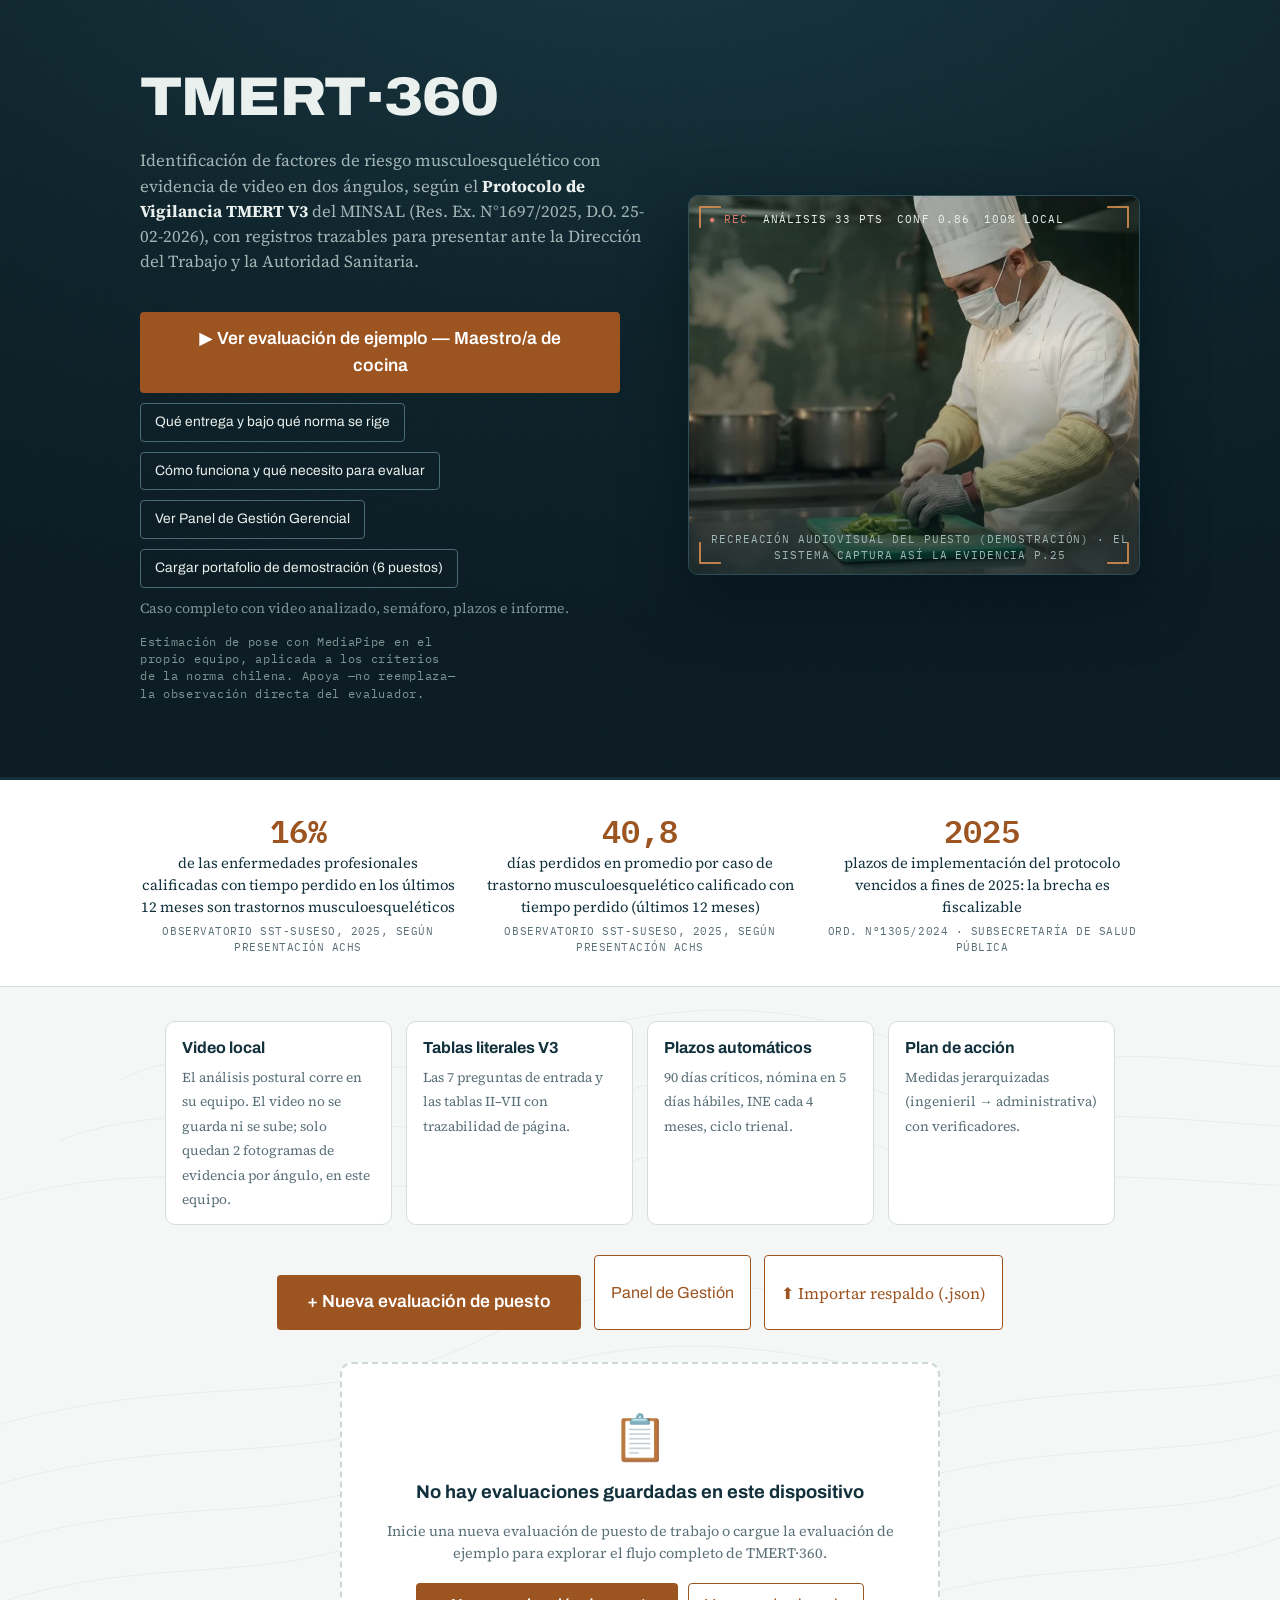
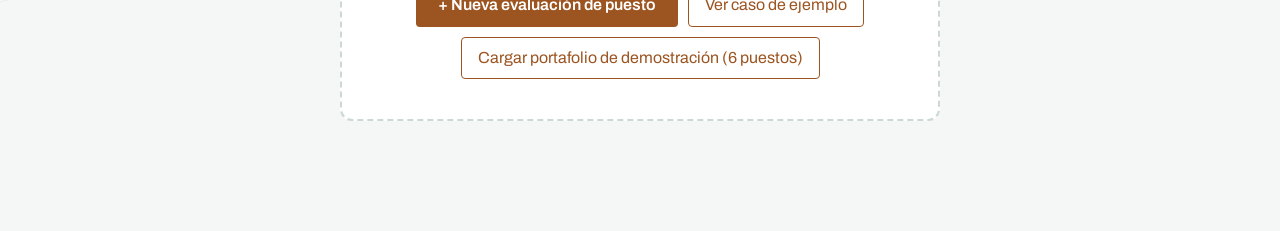
<file: index.html>
<!doctype html>
<html lang="es-CL">
  <head>
    <meta charset="UTF-8" />
    <link rel="icon" type="image/svg+xml" href="./favicon.svg" />
    <meta name="viewport" content="width=device-width, initial-scale=1.0, maximum-scale=5.0" />
    <meta name="theme-color" content="#12313C" />
    <meta name="apple-mobile-web-app-capable" content="yes" />
    <meta name="apple-mobile-web-app-status-bar-style" content="black-translucent" />
    <meta name="apple-mobile-web-app-title" content="TMERT·360" />
    <link rel="apple-touch-icon" href="./pwa-192x192.png" />
    <meta name="description" content="Identificación de factores de riesgo TMERT con evidencia de video en dos ángulos, según el Protocolo de Vigilancia V3 del MINSAL (Res. Ex. 1697/2025). El análisis corre localmente: ningún video sale del equipo." />
    <meta property="og:title" content="TMERT·360 — Protocolo MINSAL V3" />
    <meta property="og:description" content="Identificación de riesgo musculoesquelético con análisis de video 100% local, según la Res. Ex. 1697/2025. Expediente fiscalizable, plazos automáticos y panel de gestión." />
    <meta property="og:image" content="https://elcodigodelsop.github.io/tmert360-demo/og-image.jpg" />
    <meta property="og:image:width" content="1200" />
    <meta property="og:image:height" content="630" />
    <meta property="og:image:alt" content="TMERT·360: identificación de riesgo musculoesquelético según el Protocolo MINSAL V3" />
    <meta property="og:type" content="website" />
    <meta property="og:locale" content="es_CL" />
    <meta name="twitter:card" content="summary_large_image" />
    <title>TMERT·360 — Protocolo MINSAL V3</title>
    <script type="module" crossorigin src="./assets/index-D3L2EqjT.js"></script>
    <link rel="modulepreload" crossorigin href="./assets/react-Bfx28lbG.js">
    <link rel="stylesheet" crossorigin href="./assets/index-giVW4jPA.css">
  <link rel="manifest" href="./manifest.webmanifest"></head>
  <body>
    <div id="root"></div>
  </body>
</html>
</file>
<file: assets/index-giVW4jPA.css>
@font-face{font-family:Archivo;font-style:normal;font-display:swap;font-weight:100 900;font-stretch:62% 125%;src:url(./archivo-latin-ext-wdth-normal-7khWdh9v.woff2)format("woff2-variations"),url(./archivo-latin-ext-wdth-normal-7khWdh9v.woff2)format("woff2");unicode-range:U+100-2BA,U+2BD-2C5,U+2C7-2CC,U+2CE-2D7,U+2DD-2FF,U+304,U+308,U+329,U+1D00-1DBF,U+1E00-1E9F,U+1EF2-1EFF,U+2020,U+20A0-20AB,U+20AD-20C0,U+2113,U+2C60-2C7F,U+A720-A7FF}@font-face{font-family:Archivo;font-style:normal;font-display:swap;font-weight:100 900;font-stretch:62% 125%;src:url(./archivo-latin-wdth-normal-DY7AcnAa.woff2)format("woff2-variations"),url(./archivo-latin-wdth-normal-DY7AcnAa.woff2)format("woff2");unicode-range:U+??,U+131,U+152-153,U+2BB-2BC,U+2C6,U+2DA,U+2DC,U+304,U+308,U+329,U+2000-206F,U+20AC,U+2122,U+2191,U+2193,U+2212,U+2215,U+FEFF,U+FFFD}@font-face{font-family:"Source Serif 4";font-style:normal;font-display:swap;font-weight:200 900;src:url(./source-serif-4-latin-ext-opsz-normal-HoL-AExg.woff2)format("woff2-variations"),url(./source-serif-4-latin-ext-opsz-normal-HoL-AExg.woff2)format("woff2");unicode-range:U+100-2BA,U+2BD-2C5,U+2C7-2CC,U+2CE-2D7,U+2DD-2FF,U+304,U+308,U+329,U+1D00-1DBF,U+1E00-1E9F,U+1EF2-1EFF,U+2020,U+20A0-20AB,U+20AD-20C4,U+2113,U+2C60-2C7F,U+A720-A7FF}@font-face{font-family:"Source Serif 4";font-style:normal;font-display:swap;font-weight:200 900;src:url(./source-serif-4-latin-opsz-normal-BpEBLj1O.woff2)format("woff2-variations"),url(./source-serif-4-latin-opsz-normal-BpEBLj1O.woff2)format("woff2");unicode-range:U+??,U+131,U+152-153,U+2BB-2BC,U+2C6,U+2DA,U+2DC,U+304,U+308,U+329,U+2000-206F,U+20AC,U+2122,U+2191,U+2193,U+2212,U+2215,U+FEFF,U+FFFD}@font-face{font-family:IBM Plex Mono;font-style:normal;font-display:swap;font-weight:400;src:url(./ibm-plex-mono-latin-ext-400-normal-BmRBH3aV.woff2)format("woff2");unicode-range:U+100-2BA,U+2BD-2C5,U+2C7-2CC,U+2CE-2D7,U+2DD-2FF,U+304,U+308,U+329,U+1D00-1DBF,U+1E00-1E9F,U+1EF2-1EFF,U+2020,U+20A0-20AB,U+20AD-20C0,U+2113,U+2C60-2C7F,U+A720-A7FF}@font-face{font-family:IBM Plex Mono;font-style:normal;font-display:swap;font-weight:400;src:url(./ibm-plex-mono-latin-400-normal-DMJ8VG8y.woff2)format("woff2");unicode-range:U+??,U+131,U+152-153,U+2BB-2BC,U+2C6,U+2DA,U+2DC,U+304,U+308,U+329,U+2000-206F,U+20AC,U+2122,U+2191,U+2193,U+2212,U+2215,U+FEFF,U+FFFD}@font-face{font-family:IBM Plex Mono;font-style:normal;font-display:swap;font-weight:500;src:url(./ibm-plex-mono-latin-ext-500-normal-CAhNIIs5.woff2)format("woff2");unicode-range:U+100-2BA,U+2BD-2C5,U+2C7-2CC,U+2CE-2D7,U+2DD-2FF,U+304,U+308,U+329,U+1D00-1DBF,U+1E00-1E9F,U+1EF2-1EFF,U+2020,U+20A0-20AB,U+20AD-20C0,U+2113,U+2C60-2C7F,U+A720-A7FF}@font-face{font-family:IBM Plex Mono;font-style:normal;font-display:swap;font-weight:500;src:url(./ibm-plex-mono-latin-500-normal-DSY6xOcd.woff2)format("woff2");unicode-range:U+??,U+131,U+152-153,U+2BB-2BC,U+2C6,U+2DA,U+2DC,U+304,U+308,U+329,U+2000-206F,U+20AC,U+2122,U+2191,U+2193,U+2212,U+2215,U+FEFF,U+FFFD}@font-face{font-family:IBM Plex Mono;font-style:normal;font-display:swap;font-weight:600;src:url(./ibm-plex-mono-latin-ext-600-normal-D38SheWl.woff2)format("woff2");unicode-range:U+100-2BA,U+2BD-2C5,U+2C7-2CC,U+2CE-2D7,U+2DD-2FF,U+304,U+308,U+329,U+1D00-1DBF,U+1E00-1E9F,U+1EF2-1EFF,U+2020,U+20A0-20AB,U+20AD-20C0,U+2113,U+2C60-2C7F,U+A720-A7FF}@font-face{font-family:IBM Plex Mono;font-style:normal;font-display:swap;font-weight:600;src:url(./ibm-plex-mono-latin-600-normal-BgSNZQsw.woff2)format("woff2");unicode-range:U+??,U+131,U+152-153,U+2BB-2BC,U+2C6,U+2DA,U+2DC,U+304,U+308,U+329,U+2000-206F,U+20AC,U+2122,U+2191,U+2193,U+2212,U+2215,U+FEFF,U+FFFD}@font-face{font-family:IBM Plex Mono;font-style:normal;font-display:swap;font-weight:700;src:url(./ibm-plex-mono-latin-ext-700-normal-Dhimjc7-.woff2)format("woff2");unicode-range:U+100-2BA,U+2BD-2C5,U+2C7-2CC,U+2CE-2D7,U+2DD-2FF,U+304,U+308,U+329,U+1D00-1DBF,U+1E00-1E9F,U+1EF2-1EFF,U+2020,U+20A0-20AB,U+20AD-20C0,U+2113,U+2C60-2C7F,U+A720-A7FF}@font-face{font-family:IBM Plex Mono;font-style:normal;font-display:swap;font-weight:700;src:url(./ibm-plex-mono-latin-700-normal-7sUh57Bg.woff2)format("woff2");unicode-range:U+??,U+131,U+152-153,U+2BB-2BC,U+2C6,U+2DA,U+2DC,U+304,U+308,U+329,U+2000-206F,U+20AC,U+2122,U+2191,U+2193,U+2212,U+2215,U+FEFF,U+FFFD}:root{--fondo:#f4f7f5;--panel:#fff;--tinta:#12313c;--tenue:#5a7078;--borde:#d5dedc;--borde-control:#7d918f;--primario:#9c5420;--primario-osc:#7f4219;--verde:#276b43;--verde-f:#e3f0e8;--rojo:#b03a2e;--rojo-f:#f5e2df;--ambar:#7d5510;--ambar-f:#f6edd9;--azul:#1d6a8a;--azul-f:#e2eef3;--gris:#5a7078;--gris-f:#eaf0ee;--lightningcss-light:initial;--lightningcss-dark: ;color-scheme:light}*{box-sizing:border-box}body{background:var(--fondo);color:var(--tinta);margin:0;font-family:"Source Serif 4",Georgia,serif;line-height:1.5}#root{max-width:1080px;margin:0 auto;padding:0 20px 60px}h1{font-size:1.7rem}h2{margin:1.6em 0 .4em;font-size:1.25rem}h3{margin:1.4em 0 .3em;font-size:1.05rem}h4{margin:1em 0 .3em}.ref{color:var(--tenue);background:var(--gris-f);vertical-align:middle;white-space:nowrap;border-radius:4px;margin-left:6px;padding:1px 6px;font-size:.72rem}.tenue{color:var(--tenue);font-size:.88em}.explica{color:var(--tenue);max-width:72ch}.cabecera{justify-content:space-between;align-items:baseline;padding:18px 0 6px;display:flex}.marca{letter-spacing:-.5px;font-size:1.25rem;font-weight:800}.sub{color:var(--tenue);margin-left:10px;font-size:.85rem}.pasos{-webkit-overflow-scrolling:touch;scrollbar-width:none;gap:8px;margin:10px 0 18px;padding:4px 2px 8px;display:flex;overflow-x:auto}.pasos::-webkit-scrollbar{display:none}.paso{white-space:nowrap;border:1px solid var(--borde);background:var(--panel);cursor:pointer;color:var(--tenue);touch-action:manipulation;border-radius:999px;flex-shrink:0;align-items:center;min-height:38px;padding:8px 16px;font-size:.85rem;display:inline-flex}.paso .n{background:var(--gris-f);text-align:center;border-radius:50%;width:20px;height:20px;margin-right:6px;font-size:.75rem;font-weight:600;line-height:20px;display:inline-block}.paso.activo{border-color:var(--primario);color:var(--primario);background:#fff9f5;font-weight:600}.paso.activo .n{background:var(--primario);color:#fff}.paso.hecho .n{background:var(--verde);color:#fff}section{background:var(--panel);border:1px solid var(--borde);border-radius:12px;padding:22px 26px}button{font:inherit;cursor:pointer}.primario{background:var(--primario);color:#fff;border:none;border-radius:8px;padding:10px 22px;font-weight:600}.primario:hover{background:var(--primario-osc)}.primario:disabled{background:var(--borde);color:var(--tenue);cursor:not-allowed}.primario.grande{margin-top:20px;padding:14px 30px;font-size:1.1rem}.secundario{background:var(--panel);border:1px solid var(--primario);color:var(--primario);border-radius:8px;padding:8px 16px}.peligro{color:var(--rojo);background:0 0;border:none}.enlace{color:var(--primario);text-align:left;background:0 0;border:none;padding:4px 0}.acciones-paso{gap:12px;margin-top:26px;display:flex}.grilla{flex-wrap:wrap;gap:12px;margin:8px 0;display:flex}.campo{color:var(--tenue);flex-direction:column;gap:3px;font-size:.85rem;display:flex}.campo input{border:1px solid var(--borde-control);font:inherit;color:var(--tinta);border-radius:6px;padding:8px 10px}.campo.corto{width:180px}.campo.medio{width:260px}.campo.largo{flex:380px}.campo.check{flex-direction:row;align-items:center;gap:8px;padding-top:18px}.check-linea{align-items:center;gap:8px;margin:10px 0;display:flex}.fila-tarea{border-bottom:1px dashed var(--borde);align-items:flex-end;padding-bottom:8px}.aviso{border-radius:8px;margin:14px 0;padding:12px 16px;font-size:.92rem}.aviso.info{background:var(--azul-f);color:var(--azul)}.aviso.ok{background:var(--verde-f);color:var(--verde)}.aviso.alerta{background:var(--rojo-f);color:var(--rojo)}.factor-titulo{color:var(--tenue);text-transform:uppercase;letter-spacing:.5px;margin:18px 0 2px;font-size:.8rem}.pregunta{border:1px solid var(--borde);border-radius:10px;justify-content:space-between;align-items:flex-start;gap:16px;margin:8px 0;padding:14px 16px;transition:border-color .2s;display:flex}.texto-pregunta{flex:auto}.texto-pregunta p{margin:0 0 4px;font-size:.95rem}.ayuda{color:var(--tenue);font-size:.82rem}.evidencia{background:var(--azul-f);color:var(--azul);border-radius:6px;padding:6px 10px;font-size:.82rem}.evidencia.ok{background:var(--verde-f);color:var(--verde)}.evidencia.corr{background:var(--ambar-f);color:var(--ambar)}.badge-v3{color:#fff;vertical-align:middle;background:#6741d9;border-radius:4px;margin-left:6px;padding:1px 5px;font-size:.66rem;font-weight:700}.sino{flex-shrink:0;gap:8px;display:flex}.sino button{border:1px solid var(--borde-control);background:var(--panel);min-width:58px;min-height:44px;color:var(--tenue);touch-action:manipulation;border-radius:8px;padding:8px 14px;font-size:.95rem;font-weight:700;transition:background .15s,border-color .15s,transform 50ms}.sino button:active{transform:scale(.97)}.sino button.sel.si{background:var(--verde);border-color:var(--verde);color:#fff}.sino button.sel.no{background:var(--rojo);border-color:var(--rojo);color:#fff}.sino button.propuesta{background:var(--azul-f);border-color:var(--azul);color:var(--azul);position:relative}.sino button.propuesta:after{content:"";border:2px dashed var(--azul);pointer-events:none;border-radius:11px;position:absolute;inset:-5px}.sino button.propuesta:focus-visible{outline:3px solid var(--tinta);outline-offset:6px}.sino.auto button.sel:focus-visible{outline:3px solid var(--tinta);outline-offset:3px}.chip{white-space:nowrap;border-radius:999px;padding:2px 12px;font-size:.8rem;font-weight:600}.chip.verde{background:var(--verde-f);color:var(--verde)}.chip.rojo{background:var(--rojo-f);color:var(--rojo)}.chip.ambar{background:var(--ambar-f);color:var(--ambar)}.chip.azul{background:var(--azul-f);color:var(--azul)}.chip.gris{background:var(--gris-f);color:var(--gris)}.bloque-factor{border:1px solid var(--borde);border-radius:10px;margin:12px 0;padding:0 16px 12px}.bloque-factor summary{cursor:pointer;flex-wrap:wrap;align-items:center;gap:8px 12px;padding:14px 0;display:flex}.grupo{color:var(--tenue);margin:12px 0 2px}.critica-titulo{color:var(--rojo)}.dos-columnas{grid-template-columns:1fr 1fr;gap:16px;display:grid}@media (width<=760px){.dos-columnas{grid-template-columns:1fr}}.zona-video{border:2px dashed var(--borde);border-radius:10px;padding:16px}.zona-video h3{margin-top:0}.keyframes{flex-wrap:wrap;gap:12px;margin-top:10px;display:flex}.keyframes figure{max-width:240px;margin:0}.keyframes img{border:1px solid var(--borde);border-radius:8px;width:100%}.keyframes figcaption{color:var(--tenue);font-size:.75rem}.progreso{margin:14px 0}.barra{background:var(--gris-f);border-radius:4px;height:8px;overflow:hidden}.barra div{background:var(--primario);height:100%;transition:width .3s}.tabla-contenedor{-webkit-overflow-scrolling:touch;border:1px solid var(--borde);background:var(--panel);border-radius:8px;width:100%;margin:12px 0 16px;overflow-x:auto}.tabla-contenedor table{border:none;min-width:520px;margin:0}.tabla-contenedor table tr:first-child th{border-top:none}.tabla-contenedor table tr:last-child td{border-bottom:none}.tabla-contenedor table th:first-child,.tabla-contenedor table td:first-child{border-left:none}.tabla-contenedor table th:last-child,.tabla-contenedor table td:last-child{border-right:none}table{border-collapse:collapse;width:100%;font-size:.88rem}th,td{border:1px solid var(--borde);text-align:left;vertical-align:top;padding:7px 10px}th{background:var(--gris-f)}.tabla-hitos tr.critico td:first-child{color:var(--rojo)}.tabla-metricas td b{font-variant-numeric:tabular-nums}tr.tenue td{color:var(--tenue)}.riesgo-global{border-radius:10px;margin:10px 0 20px;padding:16px 20px;font-size:1.05rem}.riesgo-global.verde{background:var(--verde-f)}.riesgo-global.rojo{background:var(--rojo-f)}.riesgo-global.ambar{background:var(--ambar-f)}.riesgo-global.azul{background:var(--azul-f)}.riesgo-global.gris{background:var(--gris-f)}.tarjetas-resultado{grid-template-columns:repeat(auto-fill,minmax(320px,1fr));gap:14px;display:grid}.tarjeta-resultado{border:1px solid var(--borde);border-left-width:5px;border-radius:10px;padding:14px 16px}.tarjeta-resultado h4{margin:0 0 6px}.borde-verde{border-left-color:var(--verde)}.borde-rojo{border-left-color:var(--rojo)}.borde-ambar{border-left-color:var(--ambar)}.borde-azul{border-left-color:var(--azul)}.borde-gris{border-left-color:var(--borde)}.accion-protocolo{color:var(--tenue);font-size:.85rem}.vigilancia{background:var(--ambar-f);border-radius:6px;padding:6px 10px;font-size:.85rem}.accion{border:1px solid var(--borde);border-radius:10px;margin:10px 0;padding:12px 16px}.accion.sel{border-color:var(--primario);background:#f6f9ff}.cabecera-accion{cursor:pointer;flex-wrap:wrap;align-items:center;gap:10px;display:flex}.jerarquia{letter-spacing:.5px;border-radius:4px;padding:2px 7px;font-size:.68rem;font-weight:700}.jerarquia.ingenieril{color:#24692f;background:#d3f9d8}.jerarquia.administrativa{color:#8f4a00;background:#fff3bf}.jerarquia.organizacional{color:#1864ab;background:#d0ebff}.jerarquia.formacion{color:#7e2a94;background:#f3d9fa}.plazo{color:var(--tenue);margin-left:auto;font-size:.8rem}.portada{text-align:center;padding:50px 20px}.lema{max-width:62ch;color:var(--tenue);margin:0 auto}.valores{text-align:left;grid-template-columns:repeat(auto-fit,minmax(210px,1fr));gap:14px;max-width:950px;margin:30px auto;display:grid}.valores div{background:var(--panel);border:1px solid var(--borde);border-radius:10px;padding:14px 16px}.valores b{margin-bottom:4px;display:block}.valores span{color:var(--tenue);font-size:.85rem}.historial{text-align:left;max-width:640px;margin:40px auto 0}.fila-historial{border-bottom:1px solid var(--borde);justify-content:space-between;align-items:center;padding:6px 0;display:flex}.pie{flex-wrap:wrap;align-items:center;gap:14px;margin-top:18px;display:flex}.nota-pie{color:var(--tenue);max-width:60ch;font-size:.78rem}.informe h1{margin-bottom:2px;font-size:1.5rem}.sub-informe{color:var(--tenue);font-size:.88rem}.tabla-informe{margin:8px 0 18px}.tabla-informe.compacta{font-size:.78rem}.firmas{text-align:center;grid-template-columns:1fr 1fr;gap:40px 60px;margin:30px 10px;font-size:.88rem;display:grid}.pie-informe{margin-top:30px}.solo-print{display:none!important}@media print{@page{size:letter portrait;margin:12mm 14mm 14mm}.no-print,.pasos,.cabecera,.pie,.tooltip-ayuda-wrapper,.btn-tooltip,.modal-backdrop,.controles-camara,.opciones-captura,.barra-filtros,.filtro-vencimientos-botones,.boton-alternar-tabla,.acciones-cabecera-panel{display:none!important}.solo-print{display:block!important}body{font-size:9.5pt;line-height:1.35;color:#12313c!important;background:#fff!important}#root{max-width:none!important;margin:0!important;padding:0!important}section{background:0 0!important;border:none!important;margin:0!important;padding:0!important}h1{color:#12313c;margin-bottom:4pt;font-size:15pt}h2{page-break-after:avoid;break-after:avoid;border-bottom:1.5pt solid #12313c;margin-top:14pt;margin-bottom:6pt;padding-bottom:2pt;font-size:11.5pt}h3{page-break-after:avoid;break-after:avoid;margin-top:10pt;margin-bottom:4pt;font-size:10pt}.sub-informe{color:#444;margin-bottom:12pt;font-size:8.5pt}.keyframes{gap:8pt!important}.keyframes figure{break-inside:avoid;page-break-inside:avoid;width:240px!important;max-width:none!important}.keyframes img{min-width:240px;height:auto;width:240px!important;max-width:none!important}.tabla-contenedor{border:none!important;margin:6pt 0!important;overflow:visible!important}.tabla-contenedor table,table.tabla-informe{border-collapse:collapse!important;width:100%!important;min-width:0!important}thead{display:table-header-group!important}tfoot{display:table-footer-group!important}tr,.tarjeta-resultado,.accion,.fila-tarea,.info-ficha,.factor-informe,.tarjeta-plan-puesto,.fila-factor,.kpi-tarjeta{break-inside:avoid!important;page-break-inside:avoid!important}.firmas{text-align:center;margin-top:30pt;font-size:8.5pt;break-inside:avoid!important;page-break-inside:avoid!important;grid-template-columns:1fr 1fr!important;gap:25pt 40pt!important;display:grid!important}.pie-informe{color:#555;break-inside:avoid;page-break-inside:avoid;border-top:.5pt solid #ccc;margin-top:20pt;padding-top:6pt;font-size:7.5pt}.chip{-webkit-print-color-adjust:exact;print-color-adjust:exact;border:1pt solid #444!important}.portada-informe-print{flex-direction:column;justify-content:space-between;min-height:88vh;padding:20pt 0;page-break-after:always!important;break-after:page!important;display:flex!important}.print-brand-bar{border-bottom:2.5pt solid var(--primario);justify-content:space-between;align-items:baseline;padding-bottom:6pt;display:flex!important}.marca-print{color:#12313c;letter-spacing:-.5px;font-family:Archivo,sans-serif;font-size:20pt;font-weight:800}.norma-badge-print{color:#5a7078;text-transform:uppercase;font-family:IBM Plex Mono,monospace;font-size:8.5pt}.print-cover-body{margin:auto 0}.print-cover-title{color:#12313c;margin:20pt 0 6pt;font-family:Archivo,sans-serif;font-size:16pt;line-height:1.25}.print-cover-subtitle{color:#5a7078;margin-bottom:20pt;font-size:10pt}.print-cover-card{background:#fafcfb;border:1.5pt solid #12313c;border-radius:4pt;margin:16pt 0;padding:12pt 16pt}.tabla-cover-print{border-collapse:collapse;width:100%}.tabla-cover-print th{text-align:left;color:#5a7078;border-bottom:.5pt solid #e0e6e4;width:40%;padding:4pt 6pt;font-family:IBM Plex Mono,monospace;font-size:8pt}.tabla-cover-print td{border-bottom:.5pt solid #e0e6e4;padding:4pt 6pt;font-size:9.5pt}.folio-mono{color:#12313c;font-family:IBM Plex Mono,monospace;font-weight:700}.print-cover-legal{color:#555;border-top:.5pt solid #ccc;margin-top:24pt;padding-top:8pt;font-size:8pt;line-height:1.4}.solo-print.encabezado-repetido-print{color:#555;border-bottom:.5pt solid #ccc;justify-content:space-between;margin-bottom:10pt;padding-bottom:3pt;font-family:IBM Plex Mono,monospace;font-size:7.5pt;display:none!important}.nomina-membrete-print{border-bottom:2pt solid #12313c;margin-bottom:12pt;padding-bottom:8pt}.print-nomina-title{color:#12313c;margin:8pt 0 6pt;font-family:Archivo,sans-serif;font-size:13pt}.print-meta-grid{margin:8pt 0;font-size:8.5pt;grid-template-columns:1fr 1fr!important;gap:4pt 16pt!important;display:grid!important}.firmas-nomina-print{text-align:center;font-size:8pt;break-inside:avoid!important;page-break-inside:avoid!important;grid-template-columns:1fr 1fr 1fr!important;gap:15pt 20pt!important;margin-top:35pt!important;display:grid!important}.portada-gerencial-print{border-bottom:2pt solid var(--primario);margin-bottom:14pt;padding-bottom:10pt}.print-header-top{justify-content:space-between;align-items:baseline;margin-bottom:4pt;display:flex!important}.norma-print{color:#5a7078;font-family:IBM Plex Mono,monospace;font-size:8pt}.print-titulo{color:#12313c;margin:4pt 0;font-family:Archivo,sans-serif;font-size:15pt}.print-subtitulo{color:#5a7078;margin:0 0 10pt;font-size:8.5pt}.firmas-gerenciales-print{text-align:center;font-size:8pt;break-inside:avoid!important;page-break-inside:avoid!important;grid-template-columns:1fr 1fr 1fr!important;gap:15pt 20pt!important;margin-top:30pt!important;display:grid!important}.pie-gerencial-print{color:#666;border-top:.5pt solid #ccc;margin-top:16pt;padding-top:6pt;font-size:7.5pt;break-inside:avoid!important}.bloque-firma{flex-direction:column;align-items:center;gap:3pt;display:flex}.linea-firma{border-bottom:1pt solid #12313c;width:80%;height:35pt;margin-bottom:4pt}.seccion-kpis,.seccion-grafico,.seccion-vencimientos,.seccion-planes{page-break-inside:avoid!important;break-inside:avoid!important;margin-bottom:16pt!important}.contenedor-barra-apilada{-webkit-print-color-adjust:exact;print-color-adjust:exact;border:1pt solid #ccd8d5!important}.segmento-barra{-webkit-print-color-adjust:exact!important;print-color-adjust:exact!important}}.portada-acciones{flex-wrap:wrap;justify-content:center;gap:.8rem;display:flex}.boton-archivo{cursor:pointer;align-items:center;display:inline-flex}.boton-archivo:has(input:focus-visible){outline:2.5px solid var(--primario);outline-offset:2px;box-shadow:0 0 0 5px var(--panel)}.boton-archivo input.sr-only:focus-visible{outline:none}.boton-archivo.deshabilitado{cursor:not-allowed;opacity:.6;pointer-events:none}.etiqueta-campo{flex-wrap:wrap;align-items:center;gap:2px;display:inline-flex}.etiqueta-campo label{cursor:pointer}.texto-rut-err{color:#b02a1a;margin-top:2px;font-size:.75rem;font-weight:600;display:block}.fila-estado{flex-wrap:wrap;align-items:center;gap:.5rem;margin-top:.3rem;font-size:.85rem;display:flex}.nomina{border:1px solid var(--linea,#d5dedc);background:#fff;border-radius:8px;margin-top:2rem;padding:1rem 1.2rem}.tabla-nomina{border-collapse:collapse;width:100%;margin:.6rem 0}.tabla-nomina th{text-align:left;text-transform:uppercase;letter-spacing:.04em;color:#5a7078;border-bottom:2px solid #aebfbc;padding:.35rem .5rem;font-size:.78rem}.tabla-nomina td{border-bottom:1px solid #e3eae8;padding:.3rem .5rem}.tabla-nomina input,.tabla-nomina select{border:1px solid var(--borde-control);width:100%;font:inherit;border-radius:6px;padding:.35rem .5rem}.acciones-nomina{flex-wrap:wrap;align-items:center;gap:.7rem;margin-top:.4rem;display:flex}h1,h2,h3,h4,.marca,.paso,button,th,.chip,.valores b{font-family:Archivo,system-ui,sans-serif}h1{font-variation-settings:"wdth" 112;letter-spacing:-.01em;font-weight:850}.marca{font-variation-settings:"wdth" 115;color:var(--tinta);font-weight:900}.marca:after{content:""}.ref,.tabla-hitos td:first-child,.tabla-nomina input,.fila-estado .chip{font-family:IBM Plex Mono,monospace}.portada h1{margin-bottom:.2em;font-size:2.6rem}.portada .lema{font-size:1.05rem}.cabecera{border-bottom:3px solid var(--tinta);padding-bottom:10px}section{border-top:3px solid var(--tinta);border-radius:6px}.primario,.secundario,.paso{border-radius:4px}.hero-grid{grid-template-columns:1.15fr 1fr;align-items:center;gap:28px;margin:26px 0 6px;display:grid}.hero-texto h1{margin-top:0}.hero-botones{flex-direction:column;align-items:flex-start;gap:8px;margin-top:18px;display:flex}.hero3d{background:radial-gradient(at 50% 30%,#14333f 0%,#0a2028 65%,#071820 100%);border:1px solid #24444f;border-radius:10px;height:380px;position:relative;overflow:hidden;box-shadow:inset 0 0 60px #00000059,0 12px 32px #0a202840}.hero3d-pie{letter-spacing:.08em;color:#9fb6b4;text-transform:uppercase;font-family:IBM Plex Mono,monospace;font-size:.68rem;position:absolute;bottom:10px;left:12px}@media (width<=860px){.hero-grid{grid-template-columns:1fr}.hero3d{height:300px}}@media (width<=768px){#root{padding:0 16px 40px}.cabecera{padding:14px 0 8px}.marca{font-size:1.15rem}.sub{margin-left:6px;font-size:.78rem}section{padding:18px 16px}.tarjetas-resultado{grid-template-columns:1fr}.firmas{grid-template-columns:1fr;gap:24px}.valores{grid-template-columns:1fr 1fr}}@media (width<=600px){#root{padding:0 12px 30px}input,select,textarea,.campo input,.tabla-nomina input,.tabla-nomina select{font-size:16px!important}.cabecera{flex-direction:column;align-items:flex-start;gap:8px}.cabecera .sub{margin-top:2px;margin-left:0;display:block}.cabecera .enlace{padding:6px 0;font-size:.95rem;font-weight:600}section{border-radius:8px;padding:16px 12px}.grilla{gap:10px}.campo.corto,.campo.medio,.campo.largo{flex:100%;width:100%}.pregunta{flex-direction:column;gap:12px;padding:14px 12px}.sino{grid-template-columns:1fr 1fr;gap:10px;width:100%;display:grid}.sino button{width:100%;min-height:48px;font-size:1.05rem}.acciones-paso{flex-direction:column;gap:10px}.acciones-paso button{justify-content:center;width:100%;min-height:48px;font-size:1rem}.portada-acciones{flex-direction:column;align-items:stretch}.portada-acciones button,.portada-acciones label{text-align:center;justify-content:center;width:100%;min-height:48px}.valores{grid-template-columns:1fr}.fila-tarea{flex-direction:column;align-items:stretch;gap:8px}.fila-tarea .peligro{align-self:flex-end;padding:8px}}.opciones-captura{flex-wrap:wrap;gap:10px;margin-bottom:12px;display:flex}.opciones-captura button,.opciones-captura label{text-align:center;cursor:pointer;flex:180px;justify-content:center;align-items:center;display:inline-flex}.grabador-camara{border:2px solid var(--primario);color:#fff;background:#0a1c22;border-radius:10px;margin:12px 0 16px;overflow:hidden;box-shadow:0 6px 20px #00000040}.visor-camara-contenedor{aspect-ratio:4/3;background:#000;justify-content:center;align-items:center;width:100%;max-height:480px;display:flex;position:relative;overflow:hidden}.video-feed{object-fit:cover;width:100%;height:100%}.guia-overlay{pointer-events:none;flex-direction:column;justify-content:space-between;padding:12px 14px;display:flex;position:absolute;inset:0}.guia-barra-sup{flex-wrap:wrap;justify-content:space-between;align-items:center;gap:8px;display:flex}.badge-angulo{color:#f4f7f5;letter-spacing:.5px;background:#12313ce6;border:1px solid #26505e;border-radius:6px;padding:4px 10px;font-family:IBM Plex Mono,monospace;font-size:.78rem;font-weight:700}.badge-grabando{color:#fff;background:#b03a2ef2;border-radius:6px;align-items:center;gap:8px;padding:4px 12px;font-family:IBM Plex Mono,monospace;font-size:.85rem;font-weight:700;display:inline-flex}.badge-listo{color:#fff;background:#2e7d4fd9;border-radius:6px;padding:4px 10px;font-size:.78rem;font-weight:600}.punto-rojo{background:#ff4d4d;border-radius:50%;width:10px;height:10px;animation:1s infinite alternate pulso}@keyframes pulso{0%{opacity:.4}to{opacity:1;transform:scale(1.15)}}.guia-limite{flex-direction:column;align-items:center;gap:4px;display:flex}.guia-limite .linea-puntos{border-top:2px dashed #ffffffbf;width:88%}.texto-guia{color:#fff;letter-spacing:.5px;background:#0a2028cc;border-radius:4px;padding:2px 8px;font-family:IBM Plex Mono,monospace;font-size:.72rem}.silueta-postura{border:1px dashed #9c542066;border-radius:8px;flex:1;justify-content:center;align-items:center;margin:6px 0;display:flex}.marca-centro{color:#d5dedc;text-align:center;background:#0a2028a6;border-radius:6px;padding:4px 12px;font-size:.75rem}.progreso-tiempo{background:#0a2028e6;border-radius:6px;margin-top:6px;padding:6px 10px}.barra-tiempo{background:var(--primario);border-radius:3px;height:6px;transition:width .3s}.consejo-tiempo{color:#d5dedc;margin-top:4px;font-family:IBM Plex Mono,monospace;font-size:.72rem;display:block}.controles-camara{background:#12313c;flex-wrap:wrap;justify-content:space-between;align-items:center;gap:12px;padding:12px 16px;display:flex}.selector-camara{color:#d5dedc;align-items:center;gap:8px;font-size:.85rem;display:flex}.selector-camara select{color:#f4f7f5;background:#0a1c22;border:1px solid #26505e;border-radius:6px;padding:6px 10px;font-size:.85rem}.botones-accion-camara{flex-wrap:wrap;align-items:center;gap:10px;display:flex}.boton-grabar{color:#fff!important;background:#b03a2e!important}.boton-grabar:hover{background:#922b21!important}.boton-detener{color:#fff;cursor:pointer;touch-action:manipulation;background:#b03a2e;border:2px solid #ff6b6b;border-radius:6px;align-items:center;min-height:48px;padding:10px 18px;font-size:.95rem;font-weight:700;display:inline-flex}.nota-privacidad-camara{color:#9fb6b4;background:#07161b;border-top:1px solid #1a3c47;margin:0;padding:8px 16px;font-size:.72rem}.tooltip-ayuda-wrapper{vertical-align:middle;align-items:center;margin-left:6px;display:inline-flex;position:relative}.btn-tooltip{color:#f4f7f5;cursor:pointer;background:#26505e;border:1px solid #3a697a;border-radius:50%;justify-content:center;align-items:center;width:24px;min-width:24px;height:24px;min-height:24px;padding:0;font-size:.8rem;font-weight:700;line-height:1;transition:background .15s,transform .15s;display:inline-flex}.btn-tooltip:hover,.btn-tooltip:focus-visible,.btn-tooltip[aria-expanded=true]{background:var(--primario);color:#fff;border-color:#d17842}.btn-tooltip:focus-visible{outline:2.5px solid var(--tinta);outline-offset:2px}.popover-tooltip{color:#f4f7f5;z-index:1000;text-align:left;pointer-events:auto;background:#12313c;border:1px solid #3a697a;border-radius:8px;flex-direction:column;gap:4px;width:290px;max-width:85vw;padding:10px 12px;font-size:.8rem;line-height:1.35;display:flex;position:absolute;bottom:calc(100% + 8px);left:50%;transform:translate(-50%);box-shadow:0 8px 24px #0006}.popover-tooltip:after{content:"";border:6px solid #0000;border-top-color:#12313c;position:absolute;top:100%;left:50%;transform:translate(-50%)}.tooltip-titulo{color:#e58c52;font-size:.82rem;font-weight:700}.tooltip-texto{color:#e2eae7}.tooltip-ref{color:#9fb6b4;margin-top:2px;font-family:IBM Plex Mono,monospace;font-size:.7rem}.campo-rut-contenedor{flex-direction:column;display:flex}.input-rut{letter-spacing:.04em;font-family:IBM Plex Mono,monospace;font-weight:500}.input-rut.valido{background-color:#f6fff8;border-color:#1e7e34!important}.input-rut.invalido{background-color:#fff8f7;border-color:#d9381e!important}.rut-feedback{margin-top:4px;font-size:.75rem;display:block}.rut-feedback.ok{color:#1e7e34;font-weight:600}.rut-feedback.err{color:#b02a1a;font-weight:600}.celda-rut{align-items:center;gap:6px;display:flex;position:relative}.celda-rut input.rut-ok{background:#f6fff8;border-color:#1e7e34}.celda-rut input.rut-err{background:#fff8f7;border-color:#d9381e}.rut-dot{border-radius:50%;flex-shrink:0;width:10px;height:10px}.rut-dot.valido{background:#28a745}.rut-dot.invalido{background:#dc3545}.modal-backdrop{-webkit-backdrop-filter:blur(4px);backdrop-filter:blur(4px);z-index:2000;background:#0a1c22bf;justify-content:center;align-items:center;padding:16px;display:flex;position:fixed;inset:0}.modal-contenido{background:#fff;border:1px solid #ccd8d5;border-radius:12px;width:100%;max-width:480px;animation:.2s cubic-bezier(.16,1,.3,1) modal-aparecer;overflow:hidden;box-shadow:0 16px 36px #00000059}@keyframes modal-aparecer{0%{opacity:0;transform:scale(.95)translateY(10px)}to{opacity:1;transform:scale(1)translateY(0)}}.modal-cabecera{color:#f4f7f5;background:#12313c;justify-content:space-between;align-items:center;padding:14px 18px;display:flex}.modal-cabecera h3{color:#f4f7f5;margin:0;font-size:1.1rem}.btn-cerrar-modal{color:#d5dedc;cursor:pointer;background:0 0;border:none;border-radius:4px;padding:4px 8px;font-size:1.2rem}.btn-cerrar-modal:hover{color:#fff;background:#ffffff26}.modal-cuerpo{color:#1f333a;padding:18px;font-size:.95rem;line-height:1.45}.modal-detalle-eval{background:#f4f7f5;border:1px solid #d5dedc;border-radius:6px;flex-direction:column;gap:4px;margin:12px 0;padding:10px 14px;font-size:.88rem;display:flex}.modal-acciones{background:#fafcfb;border-top:1px solid #e3eae8;justify-content:flex-end;gap:10px;padding:14px 18px;display:flex}.peligro-btn{color:#fff;cursor:pointer;background:#b03a2e;border:1px solid #922b21;border-radius:6px;padding:8px 16px;font-weight:600;transition:background .15s}.peligro-btn:hover{background:#922b21}.historial-vacio{text-align:center;background:#fff;border:2px dashed #ccd8d5;border-radius:12px;max-width:600px;margin-top:2rem;margin-left:auto;margin-right:auto;padding:2.5rem 1.5rem}.icono-vacio{margin-bottom:.5rem;font-size:2.8rem}.historial-vacio h3{color:#12313c;margin:.4rem 0;font-size:1.15rem}.historial-vacio p{color:#5a7078;margin-bottom:1.2rem;font-size:.9rem}.acciones-vacio{flex-wrap:wrap;justify-content:center;gap:10px;display:flex}:focus-visible,button:focus-visible,input:focus-visible,select:focus-visible,a:focus-visible{outline:2.5px solid var(--primario);outline-offset:2px}.hero3d canvas{width:100%;height:100%;display:block;position:absolute;inset:0}.chip3d{z-index:3;pointer-events:none;letter-spacing:.04em;white-space:nowrap;color:#e9f0ee;will-change:transform;background:#081c24e0;border:1px solid #db8f52bf;border-radius:3px;padding:3px 8px;font-family:IBM Plex Mono,monospace;font-size:10.5px;transition:opacity .35s;position:absolute;top:0;left:0}.chip3d.ok{border-color:#6fbe8fcc}.chip3d.alerta{color:#ffd9d3;border-color:#db7a6ee6}.chip3d.media{border-color:#d9a94ed9}.acerca h2{margin-top:1.8em}.acerca .claim{border-left:4px solid var(--primario);background:var(--ambar-f);max-width:74ch;margin:18px 0;padding:14px 18px;font-size:1.02rem}.grid-normas{grid-template-columns:repeat(auto-fit,minmax(290px,1fr));gap:12px;margin:14px 0;display:grid}.norma{background:var(--panel);border:1px solid var(--borde);border-left:3px solid var(--primario);border-radius:6px;padding:12px 14px}.norma b{margin-bottom:4px;font-family:Archivo,sans-serif;display:block}.norma span{color:var(--tenue);font-size:.88rem}.lista-entrega{columns:2;gap:28px;max-width:900px;padding-left:1.2em}.lista-entrega li{break-inside:avoid;margin:6px 0}@media (width<=720px){.lista-entrega{columns:1}}.cabecera-acciones{align-items:baseline;gap:14px;display:flex}.panel-gestion{padding:10px 0 40px}.cabecera-panel{border-bottom:1px solid var(--borde);flex-wrap:wrap;justify-content:space-between;align-items:flex-start;gap:16px;margin-bottom:1.6rem;padding-bottom:1rem;display:flex}.marca-fila{align-items:center;gap:10px;display:flex}.tag-normativo{color:var(--tenue);background:var(--gris-f);letter-spacing:.02em;border-radius:4px;padding:2px 8px;font-family:IBM Plex Mono,monospace;font-size:.75rem}.titulo-panel{color:var(--tinta);margin:.4rem 0 .2rem;font-size:1.7rem}.sub-panel{color:var(--tenue);margin:0;font-size:.95rem}.acciones-cabecera-panel{align-items:center;gap:12px;display:flex}.barra-filtros{flex-wrap:wrap;align-items:center;gap:12px;margin-bottom:1.8rem;display:flex}.etiqueta-filtro{color:var(--tenue);text-transform:uppercase;letter-spacing:.04em;font-family:IBM Plex Mono,monospace;font-size:.8rem;font-weight:600}.chips-filtro{flex-wrap:wrap;gap:8px;display:flex}.chip-filtro{background:var(--panel);border:1px solid var(--borde);color:var(--tenue);cursor:pointer;border-radius:999px;padding:6px 14px;font-family:Archivo,system-ui,sans-serif;font-size:.82rem;transition:all .15s}.chip-filtro:hover{border-color:var(--primario);color:var(--primario)}.chip-filtro.activo{background:var(--tinta);border-color:var(--tinta);color:#fff;font-weight:600}.seccion-kpis{margin-bottom:2.2rem}.kpi-grilla{grid-template-columns:repeat(auto-fit,minmax(180px,1fr));gap:14px;display:grid}.kpi-tarjeta{background:var(--panel);border:1px solid var(--borde);cursor:default;border-radius:10px;flex-direction:column;justify-content:space-between;padding:16px 18px;transition:transform .15s,box-shadow .15s;display:flex;position:relative}.kpi-tarjeta:hover,.kpi-tarjeta:focus-visible{transform:translateY(-2px);box-shadow:0 6px 16px #12313c14}.etiqueta-mono{color:var(--tenue);letter-spacing:.05em;text-transform:uppercase;font-family:IBM Plex Mono,monospace;font-size:.72rem;font-weight:600}.cifra-grande{font-variant-numeric:tabular-nums;color:var(--tinta);margin:6px 0 4px;font-family:Archivo,system-ui,sans-serif;font-size:2.4rem;font-weight:800;line-height:1.1}.kpi-detalle{color:var(--tenue);font-size:.78rem;line-height:1.35}.kpi-vencido{border-color:var(--rojo);background:#fff7f6}.kpi-proximo{border-color:var(--ambar);background:#fffaf0}.alerta-rojo{border-color:var(--rojo)}.kpi-tooltip{visibility:hidden;opacity:0;color:#fff;z-index:60;pointer-events:none;background:#12313c;border-radius:6px;width:250px;padding:10px 14px;font-family:"Source Serif 4",serif;font-size:.78rem;line-height:1.4;transition:opacity .2s,visibility .2s;position:absolute;top:calc(100% + 8px);left:50%;transform:translate(-50%);box-shadow:0 6px 20px #00000040}.kpi-tooltip b{color:#e9f0ee;margin-bottom:4px;font-family:Archivo,sans-serif;display:block}.kpi-tooltip ul{margin:4px 0 0;padding-left:16px;font-size:.75rem}.kpi-tooltip li{margin-bottom:2px}.kpi-tarjeta:hover .kpi-tooltip,.kpi-tarjeta:focus-visible .kpi-tooltip{visibility:visible;opacity:1}.seccion-grafico{background:var(--panel);border:1px solid var(--borde);border-radius:12px;margin-bottom:2.2rem;padding:24px 28px}.encabezado-seccion-grafico{flex-wrap:wrap;justify-content:space-between;align-items:flex-start;gap:14px;margin-bottom:.5rem;display:flex}.boton-alternar-tabla{padding:6px 14px;font-size:.82rem}.leyenda-factores{background:var(--fondo);border:1px solid var(--borde);border-radius:8px;flex-wrap:wrap;gap:16px;margin:14px 0 22px;padding:10px 16px;display:flex}.item-leyenda{color:var(--tinta);align-items:center;gap:7px;font-size:.82rem;display:inline-flex}.icono-leyenda{font-size:.85rem}.texto-leyenda{font-family:Archivo,sans-serif;font-weight:500}.grafico-barras-apiladas{flex-direction:column;gap:14px;display:flex}.fila-factor{grid-template-columns:240px 1fr 36px;align-items:center;gap:16px;display:grid}.etiqueta-factor{min-width:0;color:var(--tinta);font-family:Archivo,sans-serif;font-size:.88rem;font-weight:600}.nombre-factor-texto{white-space:nowrap;text-overflow:ellipsis;display:block;overflow:hidden}.contenedor-barra-apilada{background:var(--fondo);border-radius:4px;width:100%;height:32px;position:relative}.pista-barra-apilada{border-radius:4px;width:100%;height:100%;display:flex;overflow:visible}.segmento-barra{box-sizing:border-box;cursor:pointer;justify-content:center;align-items:center;height:100%;margin-right:2px;transition:opacity .15s;display:flex;position:relative}.segmento-barra:hover{filter:brightness(1.08)}.segmento-barra:last-child{margin-right:0}.etiqueta-directa-segmento{color:#fff;font-variant-numeric:tabular-nums;pointer-events:none;text-shadow:0 1px 2px #0006;font-family:Archivo,sans-serif;font-size:.82rem;font-weight:700}.segmento-tooltip{visibility:hidden;opacity:0;color:#fff;white-space:nowrap;z-index:70;pointer-events:none;background:#12313c;border-radius:6px;padding:8px 12px;font-family:"Source Serif 4",serif;font-size:.78rem;line-height:1.35;transition:opacity .15s;position:absolute;bottom:calc(100% + 8px);left:50%;transform:translate(-50%);box-shadow:0 6px 18px #0000004d}.segmento-tooltip b{color:#e9f0ee;font-family:Archivo,sans-serif}.tooltip-lista-puestos{margin:4px 0 0;padding-left:12px;font-size:.74rem}.segmento-barra:hover .segmento-tooltip,.segmento-barra:focus-visible .segmento-tooltip{visibility:visible;opacity:1}.total-factor-cifra{color:var(--tenue);text-align:right;font-variant-numeric:tabular-nums;font-family:IBM Plex Mono,monospace;font-size:.85rem;font-weight:600}.seccion-vencimientos{background:var(--panel);border:1px solid var(--borde);border-radius:12px;margin-bottom:2.2rem;padding:24px 28px}.encabezado-seccion-vencimientos{flex-wrap:wrap;justify-content:space-between;align-items:flex-start;gap:14px;margin-bottom:1rem;display:flex}.filtro-vencimientos-botones{flex-wrap:wrap;gap:8px;display:flex}.tabla-vencimientos-gerencial th{padding:8px 10px}.tabla-vencimientos-gerencial td{vertical-align:top;padding:10px}.fila-vencida{background:#fff7f6}.texto-vencido{color:var(--rojo);font-family:IBM Plex Mono,monospace;font-size:.88rem;font-weight:700}.texto-proximo{color:var(--ambar);font-family:IBM Plex Mono,monospace;font-size:.88rem;font-weight:700}.base-normativa{color:var(--tenue);margin-top:3px;font-size:.78rem;line-height:1.35}.badge-responsable{background:var(--gris-f);color:var(--tinta);white-space:nowrap;border-radius:4px;padding:2px 7px;font-family:IBM Plex Mono,monospace;font-size:.75rem;display:inline-block}.enlace-puesto{color:var(--primario);cursor:pointer;text-align:left;font-weight:600;font-size:inherit;background:0 0;border:none;padding:0;font-family:Archivo,sans-serif}.enlace-puesto:hover{color:var(--primario-osc);text-decoration:underline}.aviso-vacio{text-align:center;padding:2rem 0;font-style:italic}.seccion-planes{background:var(--panel);border:1px solid var(--borde);border-radius:12px;margin-bottom:2.2rem;padding:24px 28px}.grilla-progreso-planes{grid-template-columns:repeat(auto-fill,minmax(320px,1fr));gap:16px;margin-top:1.2rem;display:grid}.tarjeta-plan-puesto{border:1px solid var(--borde);background:var(--fondo);border-radius:8px;flex-direction:column;justify-content:space-between;padding:14px 16px;display:flex}.cabecera-tarjeta-plan{justify-content:space-between;align-items:flex-start;gap:10px;margin-bottom:10px;display:flex}.enlace-puesto-titulo{color:var(--tinta);cursor:pointer;text-align:left;background:0 0;border:none;padding:0;font-family:Archivo,sans-serif;font-size:.95rem;font-weight:700}.enlace-puesto-titulo:hover{color:var(--primario);text-decoration:underline}.fila-barra-progreso{align-items:center;gap:12px;margin:6px 0;display:flex}.pista-progreso-medidas{background:var(--borde);border-radius:999px;flex:1;height:10px;overflow:hidden}.relleno-progreso-medidas{border-radius:999px;height:100%;transition:width .35s}.porcentaje-progreso{text-align:right;width:45px;color:var(--tinta);font-family:IBM Plex Mono,monospace;font-size:.88rem;font-weight:700}.detalle-medidas-plan{color:var(--tenue);margin-top:4px;font-size:.8rem}.panel-vacio{min-height:60vh}.tarjeta-vacia{background:var(--panel);border:1px dashed var(--borde);text-align:center;border-radius:12px;max-width:680px;margin:2rem auto;padding:40px 24px}.tarjeta-vacia .icono-vacio{margin-bottom:.8rem;font-size:3rem}@media (width<=768px){.fila-factor{grid-template-columns:1fr;gap:6px}.nombre-factor-texto{white-space:normal}.total-factor-cifra{text-align:left}.cabecera-panel{flex-direction:column;align-items:stretch}.acciones-cabecera-panel{justify-content:space-between}.grilla-progreso-planes{grid-template-columns:1fr}}.seccion-grafico{overflow-x:auto}.panel-gestion,.app main{max-width:100%;overflow-x:clip}.segmento-tooltip{white-space:normal;max-width:min(260px,78vw)}.fila-barra-apilada{min-width:0}body{background-color:var(--fondo);background-image:url("data:image/svg+xml,%3Csvg xmlns='http://www.w3.org/2000/svg' width='900' height='900' viewBox='0 0 900 900'%3E%3Cg fill='none' stroke='%2312313C' stroke-opacity='0.05' stroke-width='1'%3E%3Cpath d='M-50 720 C 150 640, 260 700, 420 620 S 760 560, 950 610'/%3E%3Cpath d='M-50 660 C 160 580, 280 640, 440 560 S 770 500, 950 550'/%3E%3Cpath d='M-50 600 C 170 520, 300 580, 460 500 S 780 440, 950 490'/%3E%3Cpath d='M-50 540 C 180 460, 320 520, 480 440 S 790 380, 950 430'/%3E%3Cpath d='M120 180 C 240 120, 380 200, 520 150 S 780 90, 950 160'/%3E%3Cpath d='M60 240 C 220 180, 400 260, 560 210 S 800 150, 950 220'/%3E%3Cpath d='M0 300 C 200 240, 420 320, 600 270 S 820 210, 950 280'/%3E%3C/g%3E%3C/svg%3E");background-size:900px 900px}.hero-banda{border-bottom:3px solid var(--tinta);background:radial-gradient(120% 90% at 50% -10%,#14333f 0%,#0a2028 55%,#071820 100%);width:100vw;margin-bottom:0;margin-left:calc(50% - 50vw);padding:56px 0 64px;position:relative}.hero-banda:after{content:"";pointer-events:none;background-image:url("data:image/svg+xml,%3Csvg xmlns='http://www.w3.org/2000/svg' width='140' height='140'%3E%3Cfilter id='n'%3E%3CfeTurbulence type='fractalNoise' baseFrequency='0.9' numOctaves='2'/%3E%3C/filter%3E%3Crect width='140' height='140' filter='url(%23n)' opacity='0.05'/%3E%3C/svg%3E");position:absolute;inset:0}.hero-banda .hero-grid{z-index:1;max-width:1040px;margin:0 auto;padding:0 20px;position:relative}.hero-banda .portada,.hero-banda h1{color:#e9f0ee}.hero-banda h1{letter-spacing:-.015em;font-size:clamp(2.4rem,5vw,3.4rem)}.hero-banda .lema{color:#9fb6b4}.hero-banda .lema b{color:#e9f0ee}.hero-banda .tenue{color:#7c9694}.hero-banda .secundario{color:#e9f0ee;background:0 0;border:1.5px solid #4a6b76}.hero-banda .secundario:hover{color:#f4d8bf;border-color:#db8f52}.hero-banda .estudio-linea{letter-spacing:.06em;color:#7c9694;max-width:46ch;margin-top:14px;font-family:IBM Plex Mono,monospace;font-size:.72rem}.hero3d{border-color:#2c4e5a;box-shadow:0 24px 60px #0410168c}.hud-marco{pointer-events:none;z-index:2;position:absolute;inset:10px}.hud-marco i{border:2px solid #db8f52d9;border-radius:1px;width:22px;height:22px;position:absolute}.hud-marco i:first-child{border-bottom:none;border-right:none;top:0;left:0}.hud-marco i:nth-child(2){border-bottom:none;border-left:none;top:0;right:0}.hud-marco i:nth-child(3){border-top:none;border-right:none;bottom:0;left:0}.hud-marco i:nth-child(4){border-top:none;border-left:none;bottom:0;right:0}.hud-estado{z-index:3;letter-spacing:.1em;color:#e9f0ee;align-items:center;gap:14px;font-family:IBM Plex Mono,monospace;font-size:.66rem;display:flex;position:absolute;top:16px;left:20px}.hud-estado .rec{color:#db7a6e;animation:1.6s steps(2,end) infinite parpadeo}@keyframes parpadeo{50%{opacity:.25}}@media (prefers-reduced-motion:reduce){.hud-estado .rec{animation:none}}.hero-foto{border:1px solid #2c4e5a;border-radius:10px;height:380px;position:relative;overflow:hidden;box-shadow:0 24px 60px #0410168c}.hero-foto img{object-fit:cover;filter:saturate(.92);width:100%;height:100%;display:block}.hero-foto:before{content:"";z-index:1;background:linear-gradient(#0a202840 0%,#0a202800 40%,#071820a6 100%);position:absolute;inset:0}.banda-cifras{background:var(--panel);border-bottom:1px solid var(--borde);width:100vw;margin-left:calc(50% - 50vw);padding:34px 0 30px}.banda-cifras .cifras-grid{grid-template-columns:repeat(3,1fr);gap:26px;max-width:1040px;margin:0 auto;padding:0 20px;display:grid}@media (width<=760px){.banda-cifras .cifras-grid{grid-template-columns:1fr;gap:18px}}.cifra .valor{font-variant-numeric:tabular-nums;color:var(--primario);font-family:IBM Plex Mono,monospace;font-size:2rem;font-weight:600;line-height:1.05;display:block}.cifra .que{color:var(--tinta);margin-top:4px;font-size:.92rem;display:block}.cifra .fuente{letter-spacing:.05em;color:var(--tenue);text-transform:uppercase;margin-top:6px;font-family:IBM Plex Mono,monospace;font-size:.66rem;display:block}.portada>.valores{margin-top:34px}.portada{padding-top:0}.hero-banda{margin-top:0}#root{padding-top:0}.hero-banda .hero-texto{text-align:left}.hero-banda h1{text-align:left;margin-top:0}.hero-banda .hero-botones{flex-flow:wrap;align-items:center;gap:10px}.hero-banda .hero-botones .primario{flex-basis:100%;max-width:480px}.hero-banda .hero-botones .secundario{padding:8px 14px;font-size:.86rem}.hero-banda .hero-botones .tenue{flex-basis:100%}html,body{overflow-x:clip}.chip-foto{opacity:1;z-index:2;transform:none}.hero-foto img{object-position:62% 35%}.hero-foto video{object-fit:cover;filter:saturate(.94);width:100%;height:100%;display:block}.sr-only{clip:rect(0, 0, 0, 0)!important;clip-path:inset(50%)!important;white-space:nowrap!important;border:0!important;width:1px!important;height:1px!important;margin:-1px!important;padding:0!important;position:absolute!important;overflow:hidden!important}.popover-tooltip:before{content:"";height:10px;position:absolute;top:100%;left:0;right:0}dialog.modal-dialogo{width:100%;max-width:none;height:100%;max-height:none;color:inherit;background:#0a1c22bf;border:none;margin:0;padding:16px}dialog.modal-dialogo:not([open]){display:none}dialog.modal-dialogo::backdrop{background:0 0}@media (prefers-reduced-motion:reduce){.modal-contenido{animation:none}}.marca-agua-borrador{border:2px dashed var(--ambar);background:repeating-linear-gradient(135deg, var(--ambar-f) 0 14px, #fbf6ea 14px 28px);color:var(--ambar);letter-spacing:.08em;text-align:center;text-transform:uppercase;border-radius:6px;margin:0 0 16px;padding:8px 14px;font-family:Archivo,system-ui,sans-serif;font-weight:800;display:block}.marca-agua-borrador:before{content:attr(data-texto)}.marca-agua-borrador:empty{min-height:1.5em}.aviso-provisional{border-left:4px solid var(--ambar);background:var(--ambar-f);color:var(--ambar);border-radius:6px;margin:8px 0;padding:8px 12px;font-size:.86rem;font-weight:600}.hito-estimado{color:var(--tenue);border-bottom:1px dashed var(--tenue);font-style:italic}.hito-estimado-marca{color:var(--tenue);white-space:nowrap;margin-left:6px;font-family:IBM Plex Mono,monospace;font-size:.74rem;font-style:normal}.hito-recomendado{text-transform:uppercase;letter-spacing:.04em;color:var(--azul);background:var(--azul-f);border:1px solid var(--azul);white-space:nowrap;vertical-align:middle;border-radius:4px;margin-left:6px;padding:0 6px;font-family:IBM Plex Mono,monospace;font-size:.7rem;font-weight:600;display:inline-block}.chip.estimado{background:var(--gris-f);color:var(--gris);border:1px dashed var(--gris)}.chip-demo{letter-spacing:.06em;color:var(--ambar);background:var(--ambar-f);border:1px solid var(--ambar);vertical-align:middle;border-radius:4px;margin-left:6px;padding:0 5px;font-family:IBM Plex Mono,monospace;font-size:.68rem;font-weight:700;display:inline-block}.interruptor-demo{color:var(--tinta);cursor:pointer;align-items:center;gap:8px;min-height:32px;font-family:Archivo,system-ui,sans-serif;font-size:.85rem;display:inline-flex}.interruptor-demo input{width:20px;height:20px;accent-color:var(--primario);cursor:pointer}.barra-demo{flex-wrap:wrap;align-items:center;gap:10px 16px;margin:-.6rem 0 1.4rem;display:flex}.muestra-leyenda{border-radius:3px;flex-shrink:0;width:14px;height:14px;display:inline-block}.chip-filtro{min-height:32px}@media print{.marca-agua-borrador{letter-spacing:.04em;color:#7d551029;text-align:center;pointer-events:none;z-index:9999;white-space:nowrap;-webkit-print-color-adjust:exact;print-color-adjust:exact;background:0 0;border:none;width:160%;margin:0;padding:0;font-size:28pt;line-height:1.1;position:fixed;top:45%;left:50%;transform:translate(-50%,-50%)rotate(-32deg)}.aviso-provisional,.hito-recomendado,.chip-demo{-webkit-print-color-adjust:exact;print-color-adjust:exact}body.print-nomina :not(.nomina):not(.nomina *):not(:has(.nomina)):not(.marca-agua-borrador){display:none!important}body.print-nomina .nomina{border:none!important;margin:0!important;padding:0!important}body.print-nomina .nomina .no-print{display:none!important}@page{margin-top:16mm;@top-left{content:var(--encabezado-print-izq,"TMERT·360");font-family:IBM Plex Mono,monospace;font-size:7.5pt;color:#555;vertical-align:bottom;padding-bottom:3mm}@top-right{content:var(--encabezado-print-der,"");font-family:IBM Plex Mono,monospace;font-size:7.5pt;color:#555;vertical-align:bottom;padding-bottom:3mm}@bottom-right{content:"Página " counter(page) " de " counter(pages);font-family:IBM Plex Mono,monospace;font-size:7.5pt;color:#555}}@page:first{@top-left{content:none}@top-right{content:none}}}
</file>
